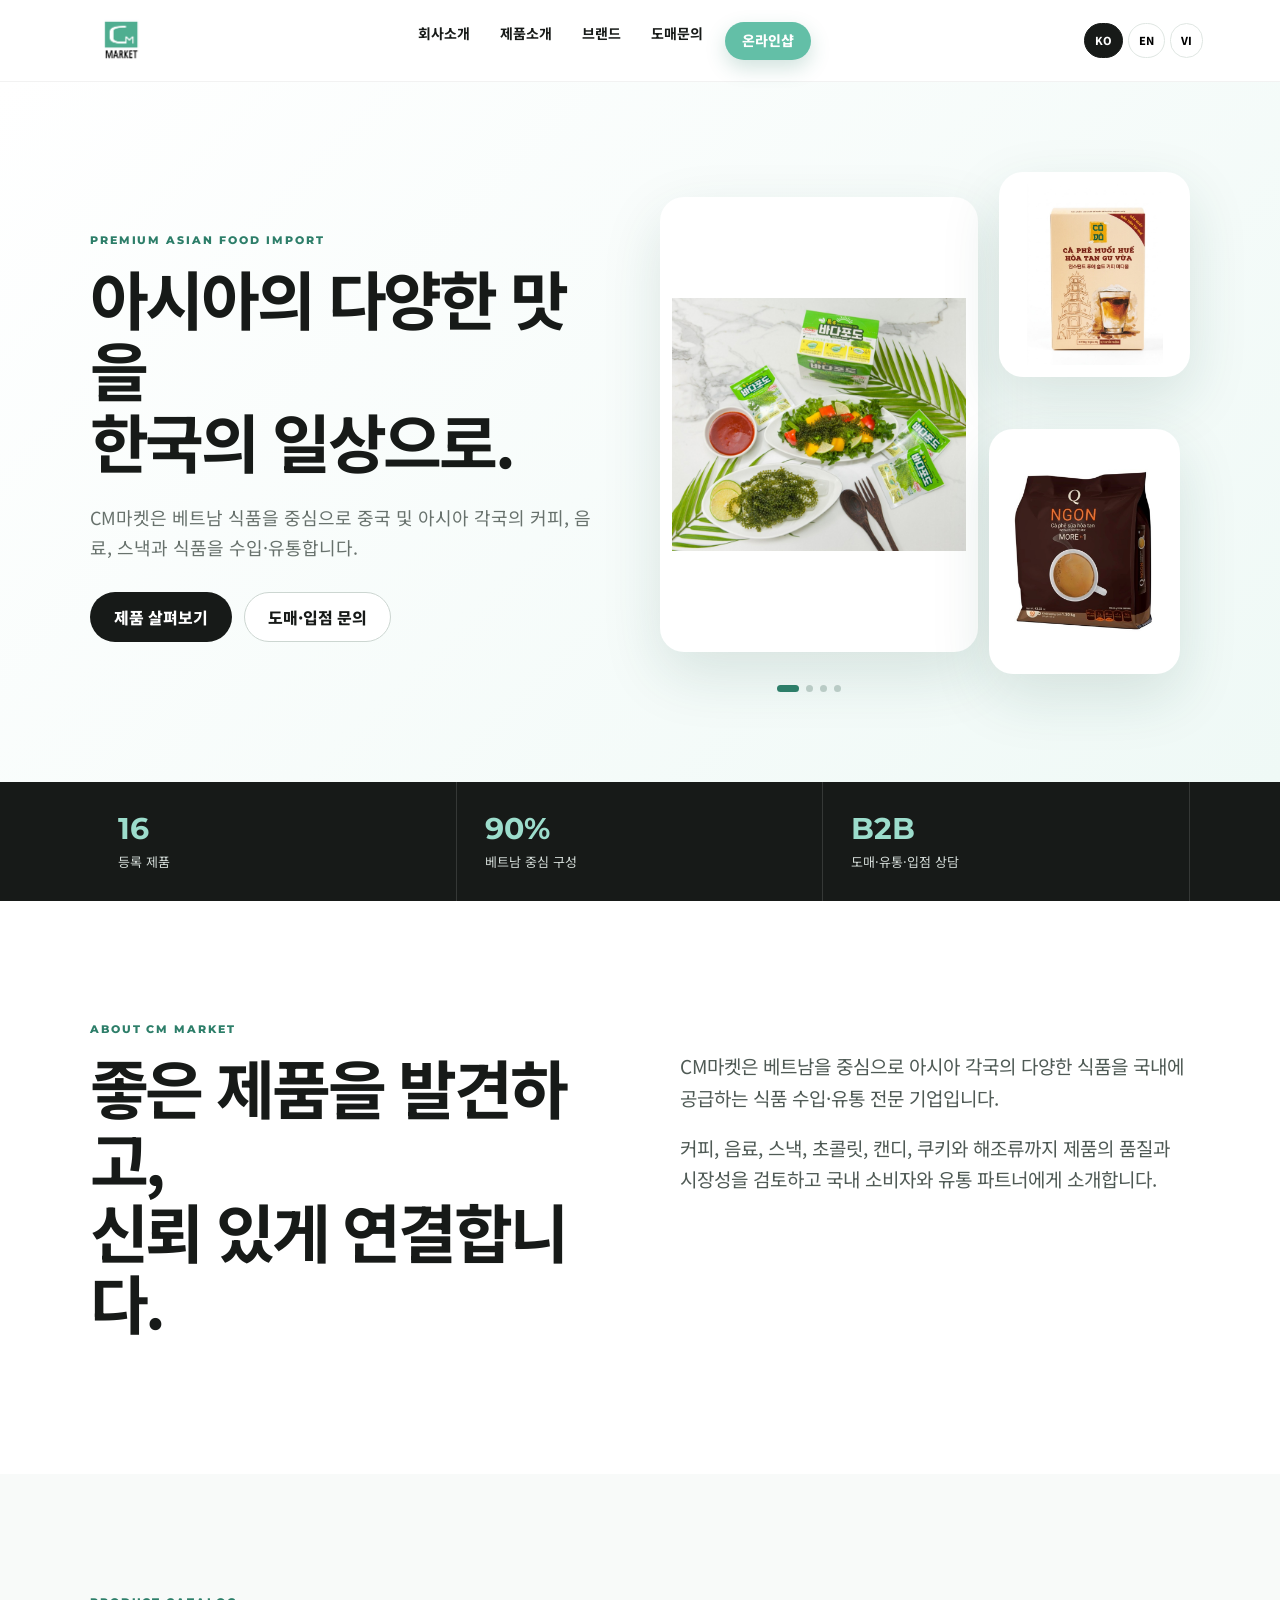
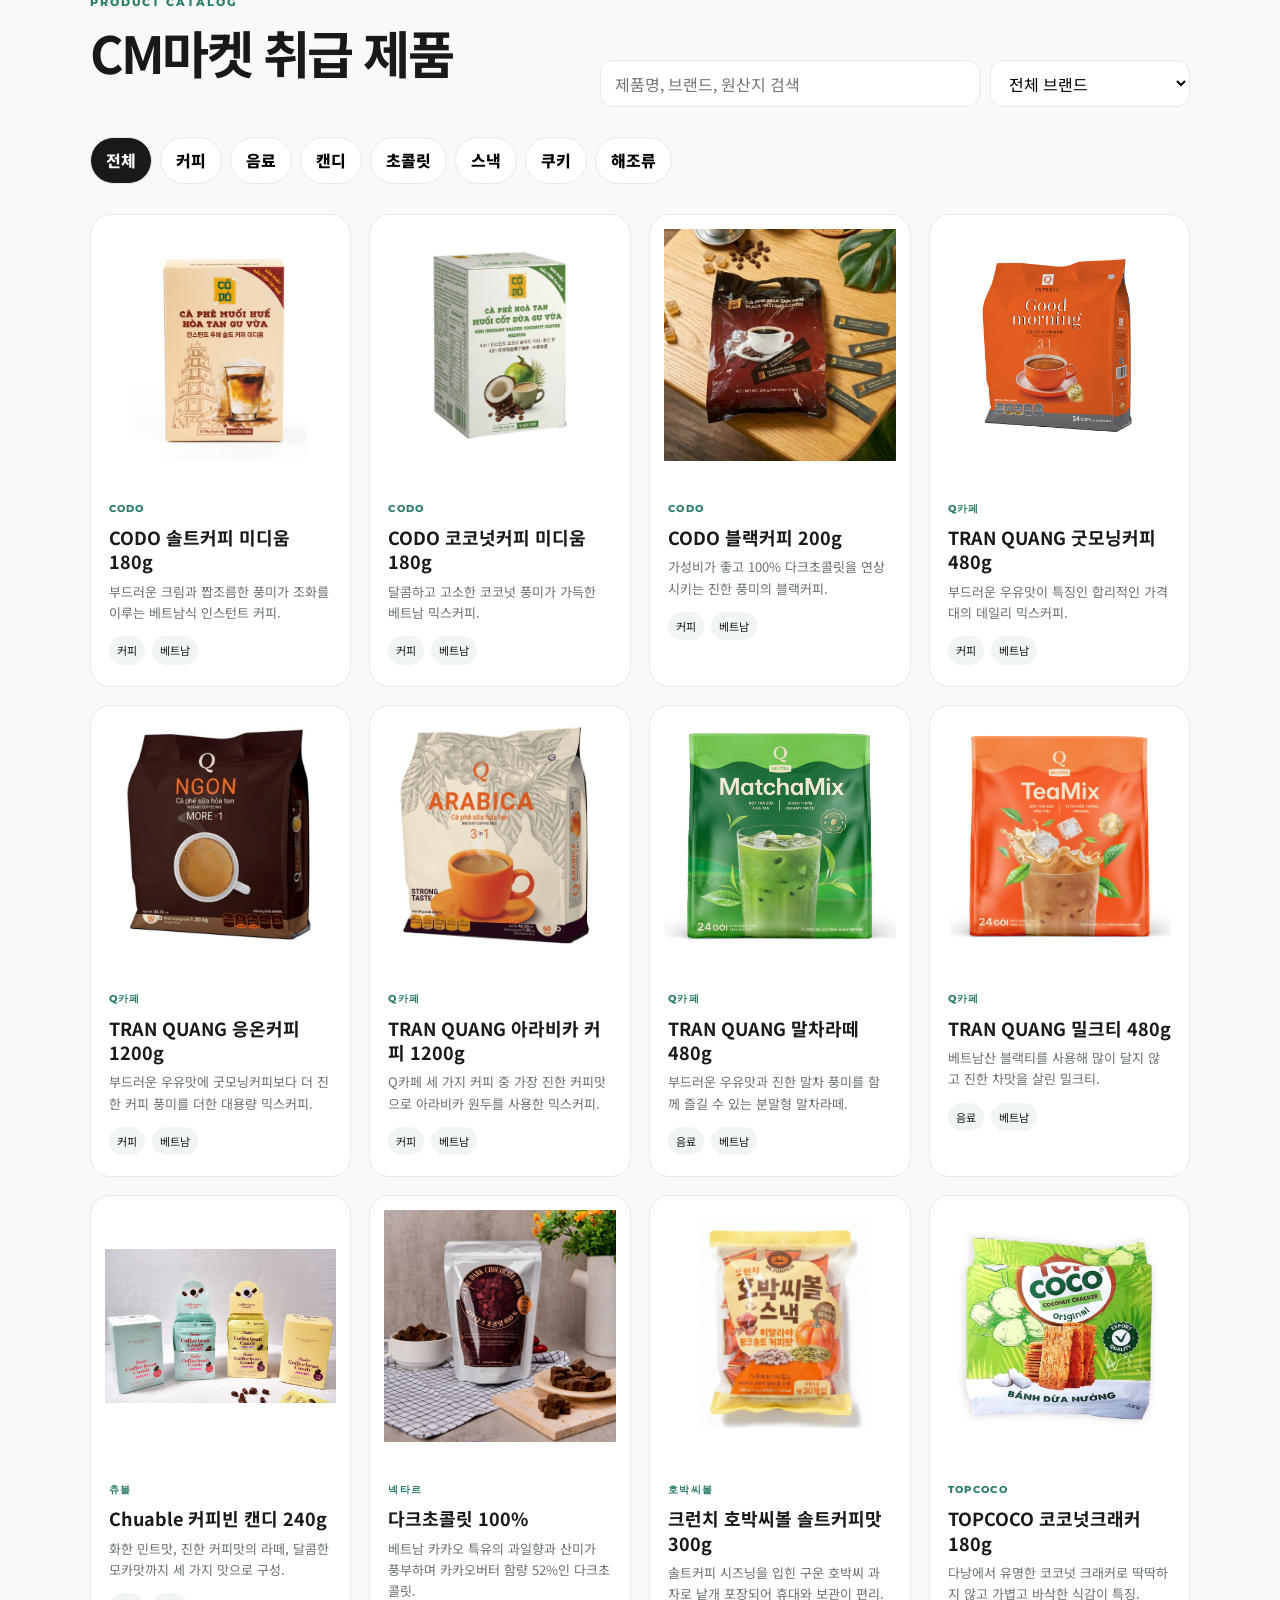
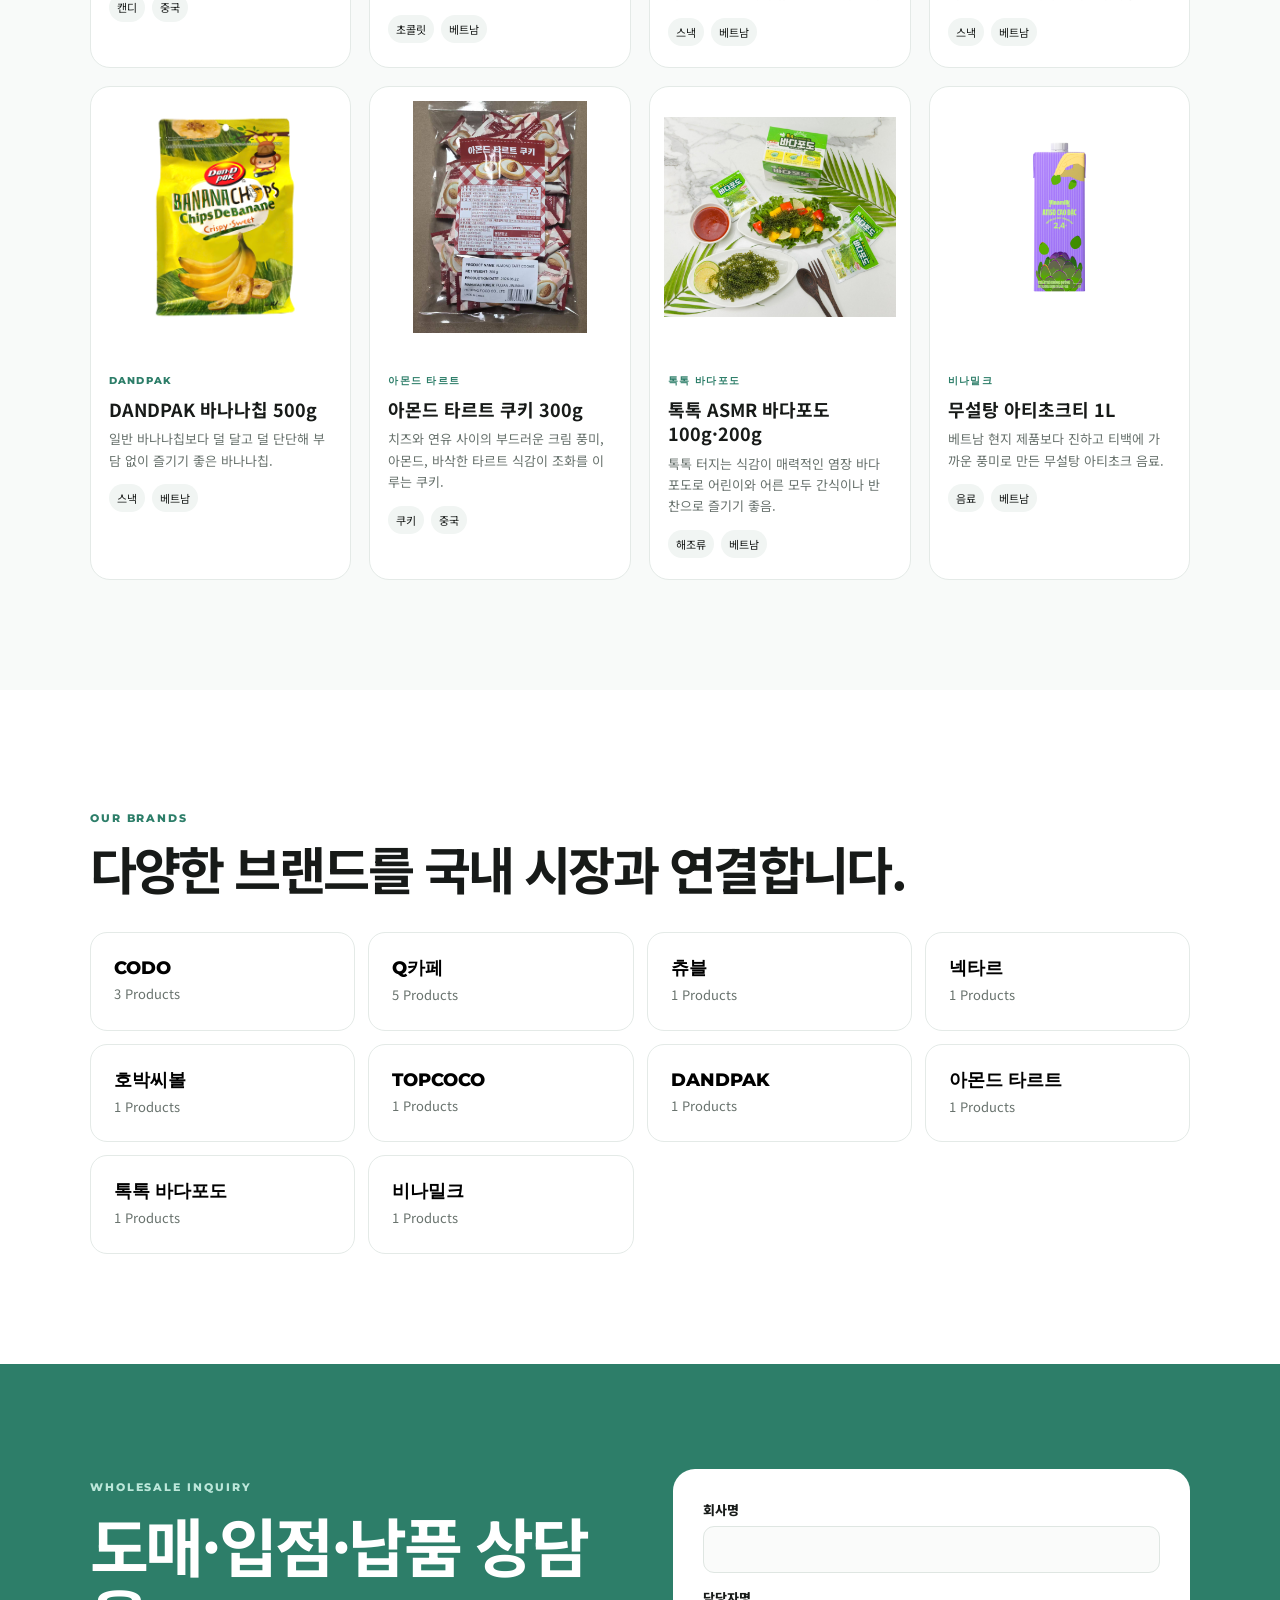
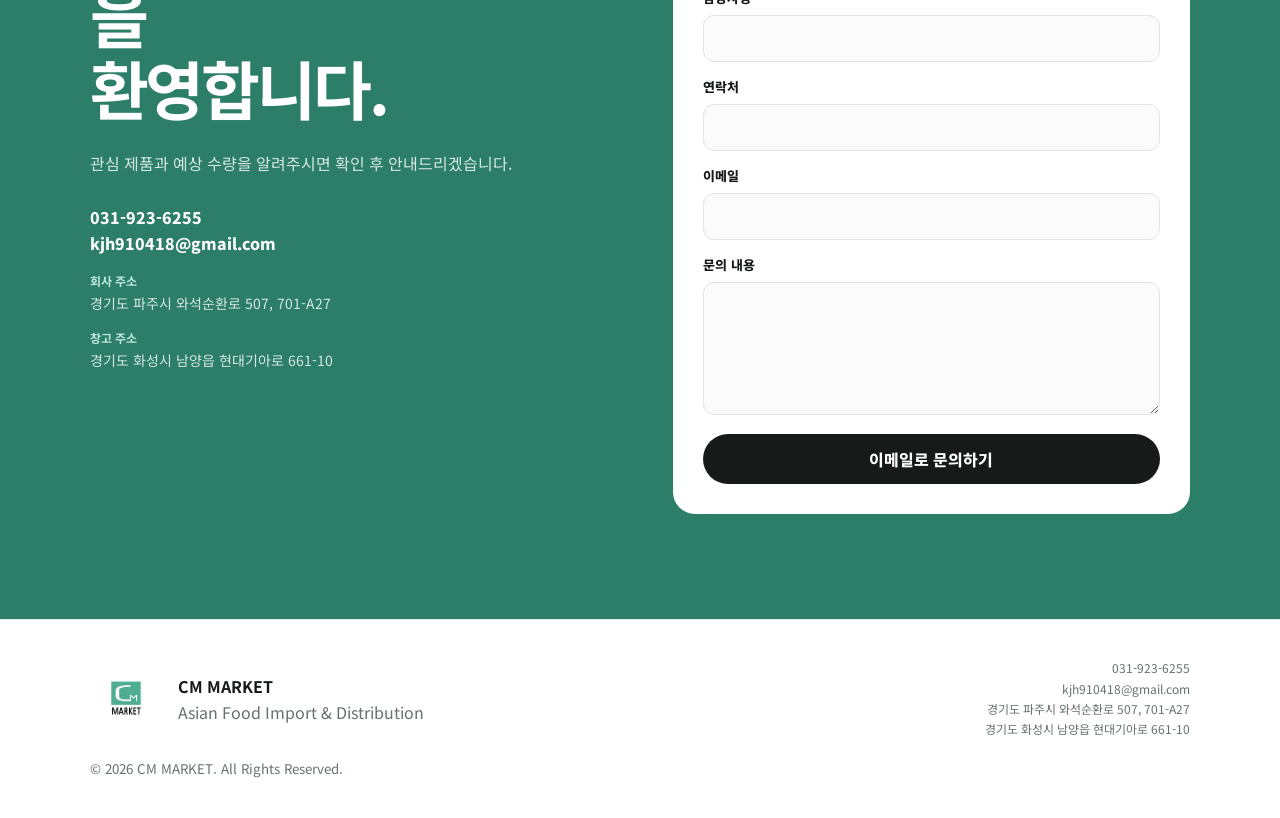
<file: index.html>
<!doctype html><html lang="ko"><head><meta charset="utf-8"><meta name="viewport" content="width=device-width,initial-scale=1"><meta name="description" content="CM MARKET multilingual Asian food catalog"><title>CM MARKET 3.0 | Asian Food Import & Distribution</title><link rel="preconnect" href="https://fonts.googleapis.com"><link rel="preconnect" href="https://fonts.gstatic.com" crossorigin><link href="https://fonts.googleapis.com/css2?family=Montserrat:wght@600;700;800&family=Noto+Sans+KR:wght@400;500;600;700;800&display=swap" rel="stylesheet"><link rel="stylesheet" href="styles.css"></head><body>
<header><a href="#home"><img src="assets/logo.jpg" alt="CM MARKET"></a><button id="menu" aria-label="Menu">☰</button><nav><a href="#about" data-t="navAbout"></a><a href="#products" data-t="navProducts"></a><a href="#brands" data-t="navBrands"></a><a href="#contact" data-t="navInquiry"></a><a class="shop-link" href="https://smartstore.naver.com/chaeman" target="_blank" rel="noopener noreferrer">온라인샵</a></nav><div class="lang-switch"><button data-lang="ko">KO</button><button data-lang="en">EN</button><button data-lang="vi">VI</button></div></header>
<main><section class="hero" id="home"><div><p class="eyebrow">PREMIUM ASIAN FOOD IMPORT</p><h1 data-t="heroTitle"></h1><p data-t="heroBody"></p><div class="actions"><a class="btn dark" href="#products" data-t="viewProducts"></a><a class="btn light" href="#contact" data-t="wholesaleInquiry"></a></div></div><div class="collage" aria-label="대표 제품 슬라이드"><img id="heroMain" class="main hero-product" src="assets/seagrape.jpg" alt="Sea grapes"><img id="heroSideA" class="a hero-product" src="assets/codo-salt.jpg" alt="Salt coffee"><img id="heroSideB" class="b hero-product" src="assets/q-ngon.jpg" alt="Ngon coffee"><div class="hero-dots" aria-hidden="true"><span class="active"></span><span></span><span></span><span></span></div></div></section>
<section class="metrics"><div><strong>16</strong><span data-t="metricProducts"></span></div><div><strong>90%</strong><span data-t="metricVietnam"></span></div><div><strong>B2B</strong><span data-t="metricB2B"></span></div></section>
<section class="section about" id="about"><div><p class="eyebrow">ABOUT CM MARKET</p><h2 data-t="aboutTitle"></h2></div><div><p data-t="aboutP1"></p><p data-t="aboutP2"></p></div></section>
<section class="section products" id="products"><div class="head"><div><p class="eyebrow">PRODUCT CATALOG</p><h2 data-t="catalogTitle"></h2></div><div class="tools"><input id="search"><select id="brand"><option value="all"></option></select></div></div><div id="filters" class="filters"></div><div id="grid" class="grid"></div><p id="empty" class="empty" data-t="empty"></p></section>
<section class="section brands" id="brands"><p class="eyebrow">OUR BRANDS</p><h2 data-t="brandsTitle"></h2><div id="brandCloud" class="brandCloud"></div></section>
<section class="contact" id="contact"><div><p class="eyebrow">WHOLESALE INQUIRY</p><h2 data-t="contactTitle"></h2><p data-t="contactBody"></p><div class="links"><a href="tel:0319236255">031-923-6255</a><a href="mailto:kjh910418@gmail.com">kjh910418@gmail.com</a><p><strong data-t="officeLabel"></strong><span data-t="officeAddress"></span></p><p><strong data-t="warehouseLabel"></strong><span data-t="warehouseAddress"></span></p></div></div><form id="form"><label><span data-t="company"></span><input id="company"></label><label><span data-t="contactPerson"></span><input id="person" required></label><label><span data-t="phone"></span><input id="phone" required></label><label><span data-t="email"></span><input id="email" type="email"></label><label><span data-t="message"></span><textarea id="message" rows="5" required></textarea></label><button class="btn dark" data-t="emailInquiry"></button></form></section></main>
<footer><img src="assets/logo.jpg" alt="CM MARKET"><div><strong>CM MARKET</strong><p>Asian Food Import & Distribution</p></div><div class="footer-info">031-923-6255<br>kjh910418@gmail.com<br><span data-t="officeAddress"></span><br><span data-t="warehouseAddress"></span></div><small>© 2026 CM MARKET. All Rights Reserved.</small></footer>
<div id="modal" class="modal"><div class="backdrop" data-close></div><article><button data-close class="close">×</button><div class="mimg"><img id="mImage"></div><div class="mcopy"><p class="eyebrow" id="mBrand"></p><h2 id="mName"></h2><p id="mFeature"></p><dl><div><dt data-t="origin"></dt><dd id="mOrigin"></dd></div><div><dt data-t="netWeight"></dt><dd id="mWeight"></dd></div><div><dt data-t="type"></dt><dd id="mType"></dd></div><div><dt data-t="cartonPack"></dt><dd id="mCarton"></dd></div><div><dt data-t="productSize"></dt><dd id="mProduct"></dd></div><div><dt data-t="cartonSize"></dt><dd id="mCartonSize"></dd></div></dl><a href="#contact" class="btn dark" data-close data-t="askProduct"></a></div></article></div><a class="mobile" href="#contact" data-t="mobileInquiry"></a><script src="script.js"></script></body></html>
</file>
<file: styles.css>
:root{--mint:#63bfa7;--dark:#171a18;--muted:#68726d;--line:#e4eae7;--paper:#f8faf9}*{box-sizing:border-box}html{scroll-behavior:smooth}body{margin:0;font-family:"Noto Sans KR",sans-serif;color:var(--dark);line-height:1.65}img{display:block;max-width:100%}a{text-decoration:none;color:inherit}button,input,select,textarea{font:inherit}header{height:82px;position:sticky;top:0;z-index:20;background:#fffffff2;backdrop-filter:blur(14px);display:flex;align-items:center;justify-content:space-between;padding:8px 6vw;border-bottom:1px solid #0000000d}header img{width:86px;height:62px;object-fit:contain}header nav{display:flex;gap:30px;font-weight:700;font-size:14px}#menu{display:none;border:0;background:none;font-size:25px}.hero{min-height:700px;padding:72px 7vw;display:grid;grid-template-columns:1fr 1.05fr;gap:65px;align-items:center;background:linear-gradient(135deg,#fff,#eff9f6)}.eyebrow{font:800 11px Montserrat;letter-spacing:.18em;color:#2d7e69}.hero h1,.section h2,.contact h2{font-size:clamp(38px,5vw,68px);line-height:1.12;letter-spacing:-.05em;margin:15px 0 26px}.hero>div>p:not(.eyebrow){font-size:18px;color:var(--muted)}.actions{display:flex;gap:12px;margin-top:30px}.btn{display:inline-flex;align-items:center;justify-content:center;min-height:50px;padding:0 23px;border-radius:999px;font-weight:800;border:1px solid transparent}.dark{background:var(--dark);color:#fff}.light{background:#fff;border-color:#ccd6d1}.collage{position:relative;min-height:520px}.collage img{position:absolute;object-fit:contain;background:#fff;padding:12px;border-radius:24px;box-shadow:0 22px 60px #174a3c22}.collage .main{left:0;top:25px;width:60%;height:455px}.collage .a{right:0;top:0;width:36%;height:205px}.collage .b{right:2%;bottom:18px;width:36%;height:245px}.hero-product{transition:opacity .45s ease,transform .45s ease}.hero-product.switching{opacity:.12;transform:scale(.975)}.hero-dots{position:absolute;left:22%;bottom:0;display:flex;gap:7px}.hero-dots span{width:7px;height:7px;border-radius:50%;background:#b9cbc5;transition:.25s}.hero-dots span.active{width:22px;border-radius:999px;background:#2d7e69}.metrics{display:grid;grid-template-columns:repeat(3,1fr);background:var(--dark);color:#fff;padding:0 7vw}.metrics div{padding:28px;border-right:1px solid #ffffff22}.metrics strong{display:block;font:700 30px Montserrat;color:#9cddcc}.metrics span{font-size:13px;color:#d4dcd8}.section{padding:110px 7vw}.about{display:grid;grid-template-columns:1fr 1fr;gap:80px}.about>div:last-child{font-size:19px;color:#4f5a55;padding-top:20px}.products{background:var(--paper)}.head{display:flex;justify-content:space-between;align-items:end;gap:25px}.head h2,.brands h2{font-size:clamp(34px,4vw,56px)}.tools{display:flex;gap:10px}.tools input,.tools select{height:47px;border:1px solid var(--line);border-radius:13px;background:#fff;padding:0 14px;min-width:200px}.filters{display:flex;gap:8px;flex-wrap:wrap;margin:30px 0}.filters button{border:1px solid var(--line);background:#fff;border-radius:999px;padding:9px 15px;font-weight:800}.filters button.active{background:var(--dark);color:#fff}.grid{display:grid;grid-template-columns:repeat(4,1fr);gap:18px}.card{background:#fff;border:1px solid var(--line);border-radius:20px;overflow:hidden;cursor:pointer;transition:.2s}.card:hover{transform:translateY(-5px);box-shadow:0 16px 36px #00000012}.card img{width:100%;aspect-ratio:1/1;object-fit:contain;padding:14px}.info{padding:17px 18px 21px}.info small{font:800 10px Montserrat;letter-spacing:.13em;color:#2d7e69}.info h3{font-size:18px;line-height:1.35;margin:7px 0}.info p{font-size:13px;color:var(--muted);margin:0}.tags{display:flex;gap:7px;margin-top:13px}.tags span{font-size:11px;background:#f1f5f3;border-radius:999px;padding:5px 8px}.empty{display:none;text-align:center;color:var(--muted)}.brandCloud{display:grid;grid-template-columns:repeat(4,1fr);gap:13px;margin-top:35px}.brandChip{text-align:left;border:1px solid var(--line);background:#fff;border-radius:17px;padding:23px}.brandChip strong{font:800 18px Montserrat;display:block}.brandChip span{font-size:13px;color:var(--muted)}.contact{padding:105px 7vw;background:#2d7e69;color:#fff;display:grid;grid-template-columns:1fr 1fr;gap:65px}.contact .eyebrow{color:#bce7da}.contact>div>p:not(.eyebrow){color:#d4e7e1}.links{display:flex;flex-direction:column;margin-top:28px;font-weight:800}.contact form{background:#fff;color:var(--dark);padding:30px;border-radius:22px;display:grid;gap:14px}.contact label{font-size:13px;font-weight:800}.contact input,.contact textarea{width:100%;margin-top:6px;border:1px solid #dfe6e2;border-radius:11px;padding:12px;background:#fafbfa}footer{padding:38px 7vw;display:grid;grid-template-columns:auto 1fr auto;gap:18px;align-items:center;border-top:1px solid var(--line)}footer img{width:70px;height:56px;object-fit:contain}footer p{margin:0;color:var(--muted)}footer small{grid-column:1/-1;color:var(--muted)}.modal{display:none;position:fixed;inset:0;z-index:100}.modal.open{display:block}.backdrop{position:absolute;inset:0;background:#0009;backdrop-filter:blur(5px)}.modal article{position:relative;z-index:1;width:min(1040px,92vw);max-height:90vh;overflow:auto;margin:5vh auto;background:#fff;border-radius:24px;display:grid;grid-template-columns:1fr 1.1fr}.close{position:absolute;right:14px;top:12px;border:0;background:#fff;border-radius:50%;width:38px;height:38px;font-size:25px}.mimg{background:#f7f9f8;display:flex;align-items:center;padding:30px}.mimg img{width:100%;max-height:610px;object-fit:contain}.mcopy{padding:48px 40px}.mcopy h2{font-size:32px;line-height:1.3}.mcopy>p:not(.eyebrow){color:var(--muted)}dl{margin:25px 0}dl div{display:grid;grid-template-columns:110px 1fr;padding:11px 0;border-bottom:1px solid var(--line)}dt{font-weight:800}dd{margin:0;color:#4d5853}.mobile{display:none}@media(max-width:1000px){.hero{grid-template-columns:1fr}.grid{grid-template-columns:repeat(3,1fr)}.about,.contact{grid-template-columns:1fr}}@media(max-width:720px){header{height:70px}header img{width:68px;height:50px}#menu{display:block}header nav{display:none;position:absolute;top:70px;left:0;right:0;background:#fff;flex-direction:column;padding:20px 7vw}header nav.open{display:flex}.hero{padding:60px 6vw}.collage{min-height:380px}.collage .main{height:330px}.collage .a{height:145px}.collage .b{bottom:8px;height:165px}.hero-dots{left:20%;bottom:-4px}.metrics{grid-template-columns:1fr}.section{padding:80px 6vw}.head{align-items:start;flex-direction:column}.tools{width:100%;flex-direction:column}.tools input,.tools select{width:100%}.grid{grid-template-columns:repeat(2,1fr);gap:11px}.brandCloud{grid-template-columns:repeat(2,1fr)}.modal article{grid-template-columns:1fr}.mcopy{padding:28px 23px}footer{grid-template-columns:auto 1fr}footer>div:last-of-type{grid-column:1/-1}.mobile{display:block;position:fixed;left:15px;right:15px;bottom:13px;z-index:50;background:var(--dark);color:#fff;padding:14px;text-align:center;border-radius:999px;font-weight:800}body{padding-bottom:70px}}@media(max-width:430px){.grid{grid-template-columns:1fr}.brandCloud{grid-template-columns:1fr}}

.lang-switch{display:flex;gap:5px;margin-left:18px}.lang-switch button{border:1px solid #dfe6e2;background:#fff;border-radius:999px;padding:7px 10px;font-size:11px;font-weight:800;cursor:pointer}.lang-switch button.active{background:#171a18;color:#fff;border-color:#171a18}@media(max-width:720px){header{gap:8px}.lang-switch{margin-left:auto}.lang-switch button{padding:6px 8px}header nav{z-index:10}}

.links p{margin:14px 0 0;display:grid;gap:2px;font-weight:400;color:#d4e7e1}.links p strong{font-size:12px;color:#bce7da}.links p span{font-size:14px;line-height:1.55}.footer-info{max-width:620px;text-align:right;font-size:12px;line-height:1.7;color:var(--muted)}@media(max-width:720px){.footer-info{text-align:left;max-width:none}}

/* 상단 온라인샵 버튼 */
header nav .shop-link{
  display:inline-flex;
  align-items:center;
  justify-content:center;
  min-height:38px;
  padding:0 17px;
  margin-left:-8px;
  border-radius:999px;
  background:var(--mint);
  color:#fff;
  font-weight:800;
  box-shadow:0 8px 20px rgba(45,126,105,.22);
  transition:transform .2s ease,box-shadow .2s ease,background .2s ease;
}
header nav .shop-link:hover{
  transform:translateY(-2px);
  background:#43aa8f;
  box-shadow:0 12px 26px rgba(45,126,105,.3);
}
@media(max-width:720px){
  header nav .shop-link{
    width:100%;
    min-height:46px;
    margin:4px 0 0;
  }
}
</file>
